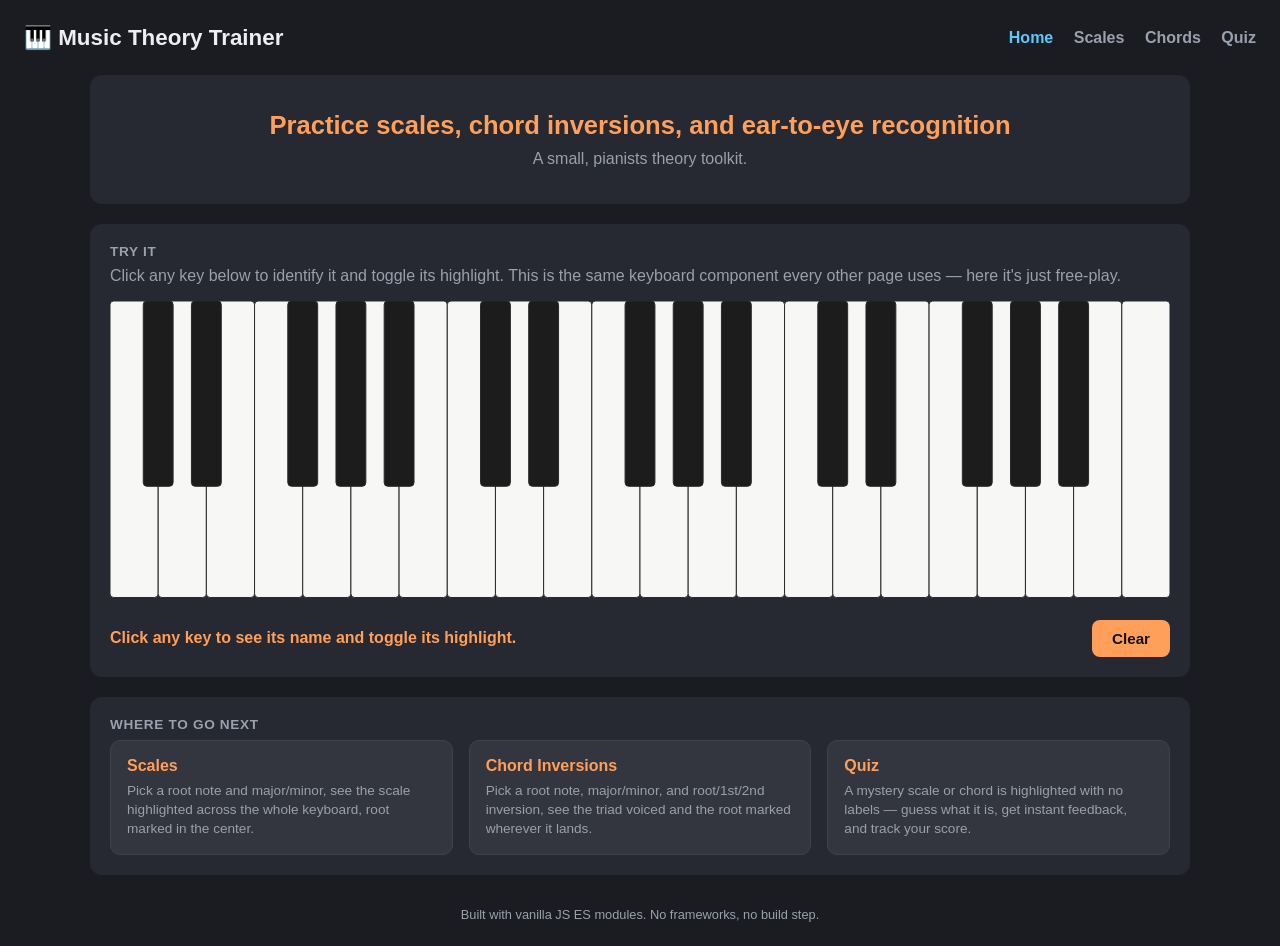
<file: index.html>
<!DOCTYPE html>
<html lang="en">
<head>
  <meta charset="UTF-8" />
  <meta name="viewport" content="width=device-width, initial-scale=1.0" />
  <title>Music Theory Trainer</title>
  <link rel="stylesheet" href="styles.css" />
</head>
<body>
  <header class="site-header">
    <h1>🎹 Music Theory Trainer</h1>
    <nav class="site-nav">
      <a href="index.html" class="active">Home</a>
      <a href="scales.html">Scales</a>
      <a href="chords.html">Chords</a>
      <a href="quiz.html">Quiz</a>
    </nav>
  </header>

  <main>
    <div class="panel hero-panel">
      <h2 class="hero-title">Practice scales, chord inversions, and ear-to-eye recognition</h2>
      <p class="hero-subtitle">
        A small, pianists theory toolkit.
      </p>
    </div>

    <div class="panel">
      <h3 class="section-label">Try It</h3>
      <p class="quiz-instructions">Click any key below to identify it and toggle its highlight. This is the same keyboard component every other page uses — here it's just free-play.</p>
      <div class="keyboard-scroll">
        <div id="keyboard-container"></div>
      </div>
      <div class="controls-row" style="align-items: center; margin-top: 14px; margin-bottom: 0;">
        <div id="note-info" class="note-info"></div>
        <button type="button" id="clear-btn" class="secondary-btn">Clear</button>
      </div>
    </div>

    <div class="panel">
      <h3 class="section-label">Where To Go Next</h3>
      <div class="page-links">
        <a class="page-link-card" href="scales.html">
          <h3>Scales</h3>
          <p>Pick a root note and major/minor, see the scale highlighted across the whole keyboard, root marked in the center.</p>
        </a>
        <a class="page-link-card" href="chords.html">
          <h3>Chord Inversions</h3>
          <p>Pick a root note, major/minor, and root/1st/2nd inversion, see the triad voiced and the root marked wherever it lands.</p>
        </a>
        <a class="page-link-card" href="quiz.html">
          <h3>Quiz</h3>
          <p>A mystery scale or chord is highlighted with no labels — guess what it is, get instant feedback, and track your score.</p>
        </a>
      </div>
    </div>
  </main>

  <footer>Built with vanilla JS ES modules. No frameworks, no build step.</footer>

  <script type="module" src="home-page.js"></script>
</body>
</html>
</file>
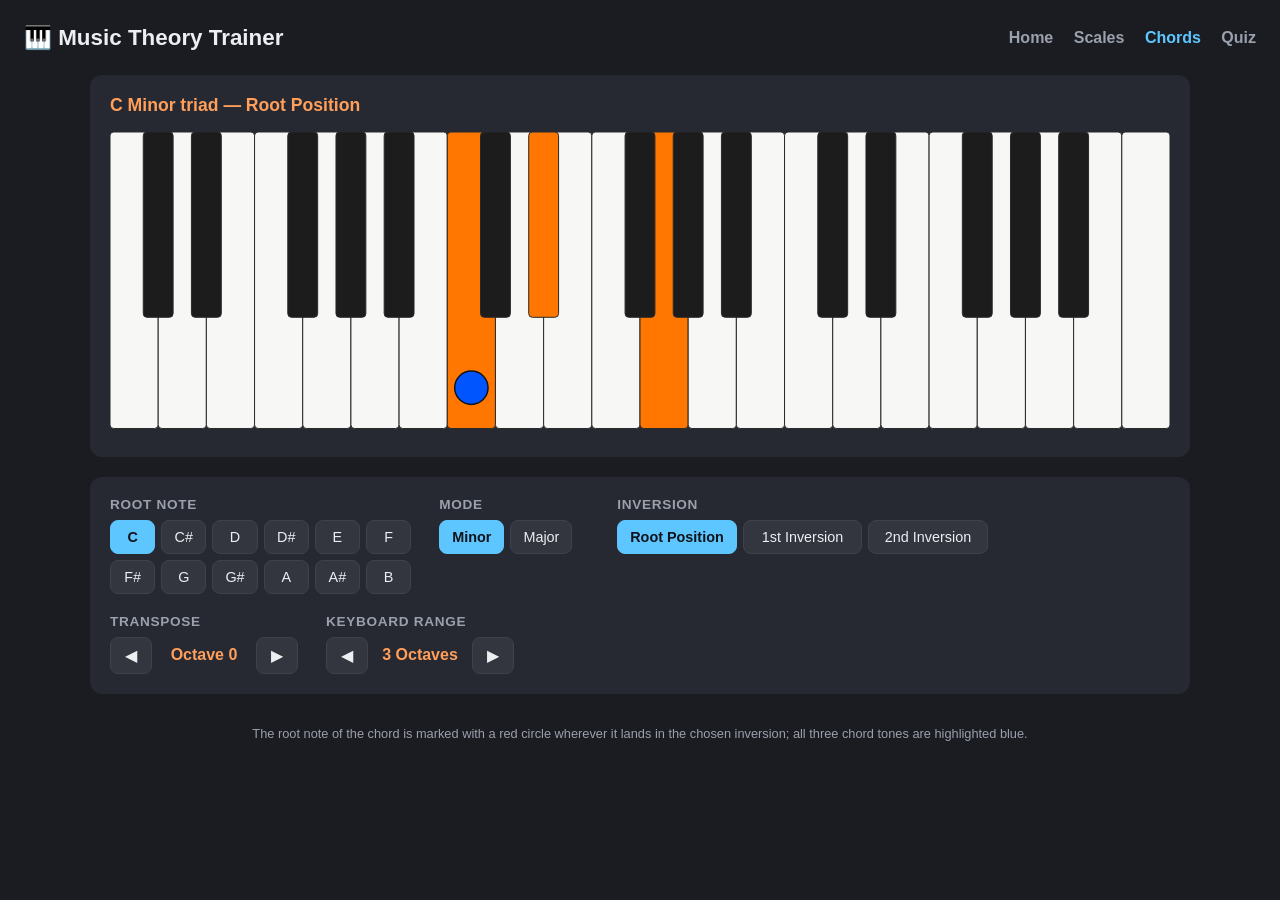
<file: chords.html>
<!DOCTYPE html>
<html lang="en">
<head>
  <meta charset="UTF-8" />
  <meta name="viewport" content="width=device-width, initial-scale=1.0" />
  <title>Chord Inversions — Music Theory Trainer</title>
  <link rel="stylesheet" href="styles.css" />
</head>
<body>
  <header class="site-header">
    <h1>🎹 Music Theory Trainer</h1>
    <nav class="site-nav">
      <a href="index.html">Home</a>
      <a href="scales.html">Scales</a>
      <a href="chords.html" class="active">Chords</a>
      <a href="quiz.html">Quiz</a>
    </nav>
  </header>

  <main>
    <div class="panel">
      <div id="current-selection"></div>
      <div class="keyboard-scroll">
        <div id="keyboard-container"></div>
      </div>
    </div>

    <div class="panel">
      <div class="controls-row">
        <div class="controls-group">
          <h3>Root Note</h3>
          <div id="key-selector-container"></div>
        </div>
        <div class="controls-group">
          <h3>Mode</h3>
          <div id="mode-selector-container"></div>
        </div>
        <div class="controls-group">
          <h3>Inversion</h3>
          <div id="inversion-selector-container"></div>
        </div>
      </div>

      <div class="controls-row">
        <div class="controls-group">
          <h3>Transpose</h3>
          <div id="octave-transpose-container"></div>
        </div>
        <div class="controls-group">
          <h3>Keyboard Range</h3>
          <div id="range-control-container"></div>
        </div>
      </div>
    </div>
  </main>

  <footer>The root note of the chord is marked with a red circle wherever it lands in the chosen inversion; all three chord tones are highlighted blue.</footer>

  <script type="module" src="chords-page.js"></script>
</body>
</html>
</file>
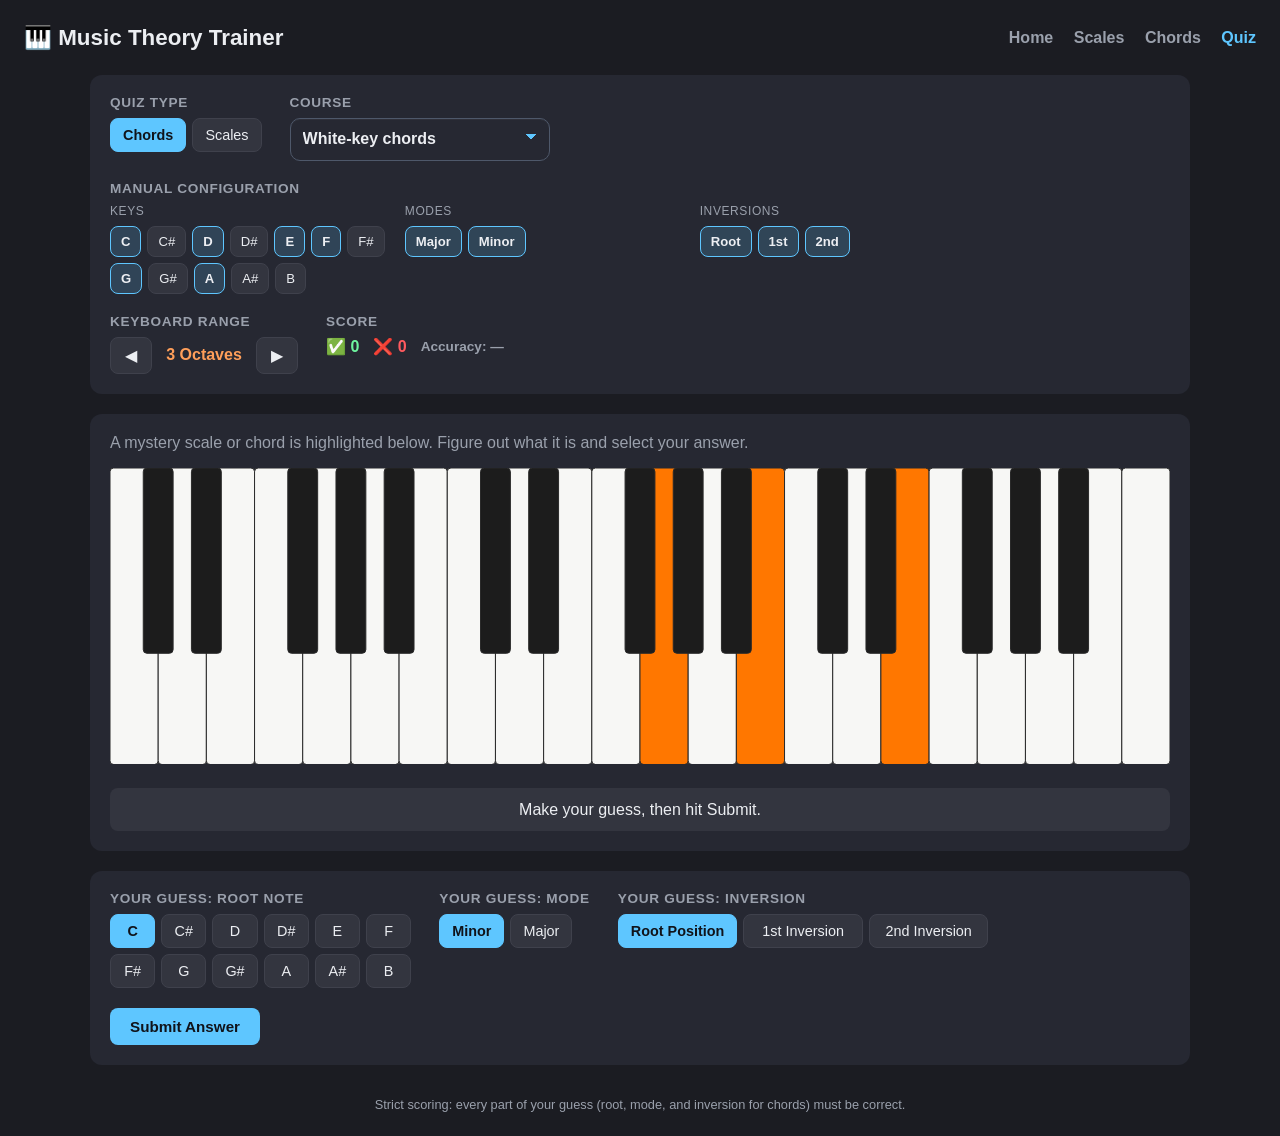
<file: quiz.html>
<!DOCTYPE html>
<html lang="en">
<head>
  <meta charset="UTF-8" />
  <meta name="viewport" content="width=device-width, initial-scale=1.0" />
  <title>Quiz — Music Theory Trainer</title>
  <link rel="stylesheet" href="styles.css" />
</head>
<body>
  <header class="site-header">
    <h1>🎹 Music Theory Trainer</h1>
    <nav class="site-nav">
      <a href="index.html">Home</a>
      <a href="scales.html">Scales</a>
      <a href="chords.html">Chords</a>
      <a href="quiz.html" class="active">Quiz</a>
    </nav>
  </header>

  <main>
    <div class="panel">
      <div class="controls-row">
        <div class="controls-group">
          <h3>Quiz Type</h3>
          <div id="quiz-type-container"></div>
        </div>
        <div class="controls-group controls-group-wide">
          <h3>Course</h3>
          <div id="difficulty-container"></div>
        </div>
      </div>

      <div class="controls-row controls-row-secondary">
        <div class="controls-group controls-group-wide">
          <h3>Manual Configuration</h3>
          <div class="manual-config">
            <div class="manual-config-group">
              <div class="manual-config-label">Keys</div>
              <div id="manual-key-container"></div>
            </div>
            <div class="manual-config-group">
              <div class="manual-config-label">Modes</div>
              <div id="manual-mode-container"></div>
            </div>
            <div class="manual-config-group">
              <div class="manual-config-label">Inversions</div>
              <div id="manual-inversion-container"></div>
            </div>
          </div>
        </div>
      </div>

      <div class="controls-row controls-row-secondary">
        <div class="controls-group">
          <h3>Keyboard Range</h3>
          <div id="range-control-container"></div>
        </div>
        <div class="controls-group">
          <h3>Score</h3>
          <div id="score-tracker-container"></div>
        </div>
      </div>
    </div>

    <div class="panel">
      <p class="quiz-instructions">A mystery scale or chord is highlighted below. Figure out what it is and select your answer.</p>
      <div class="keyboard-scroll">
        <div id="keyboard-container"></div>
      </div>
      <div id="feedback-message" class="feedback-message"></div>
    </div>

    <div class="panel">
      <div class="controls-row">
        <div class="controls-group">
          <h3>Your Guess: Root Note</h3>
          <div id="guess-key-container"></div>
        </div>
        <div class="controls-group">
          <h3>Your Guess: Mode</h3>
          <div id="guess-mode-container"></div>
        </div>
        <div class="controls-group" id="guess-inversion-group">
          <h3>Your Guess: Inversion</h3>
          <div id="guess-inversion-container"></div>
        </div>
      </div>

      <div class="quiz-actions">
        <button type="button" id="action-btn" class="primary-btn">Submit Answer</button>
      </div>
    </div>
  </main>

  <footer>Strict scoring: every part of your guess (root, mode, and inversion for chords) must be correct.</footer>

  <script type="module" src="quiz-page.js"></script>
</body>
</html>
</file>
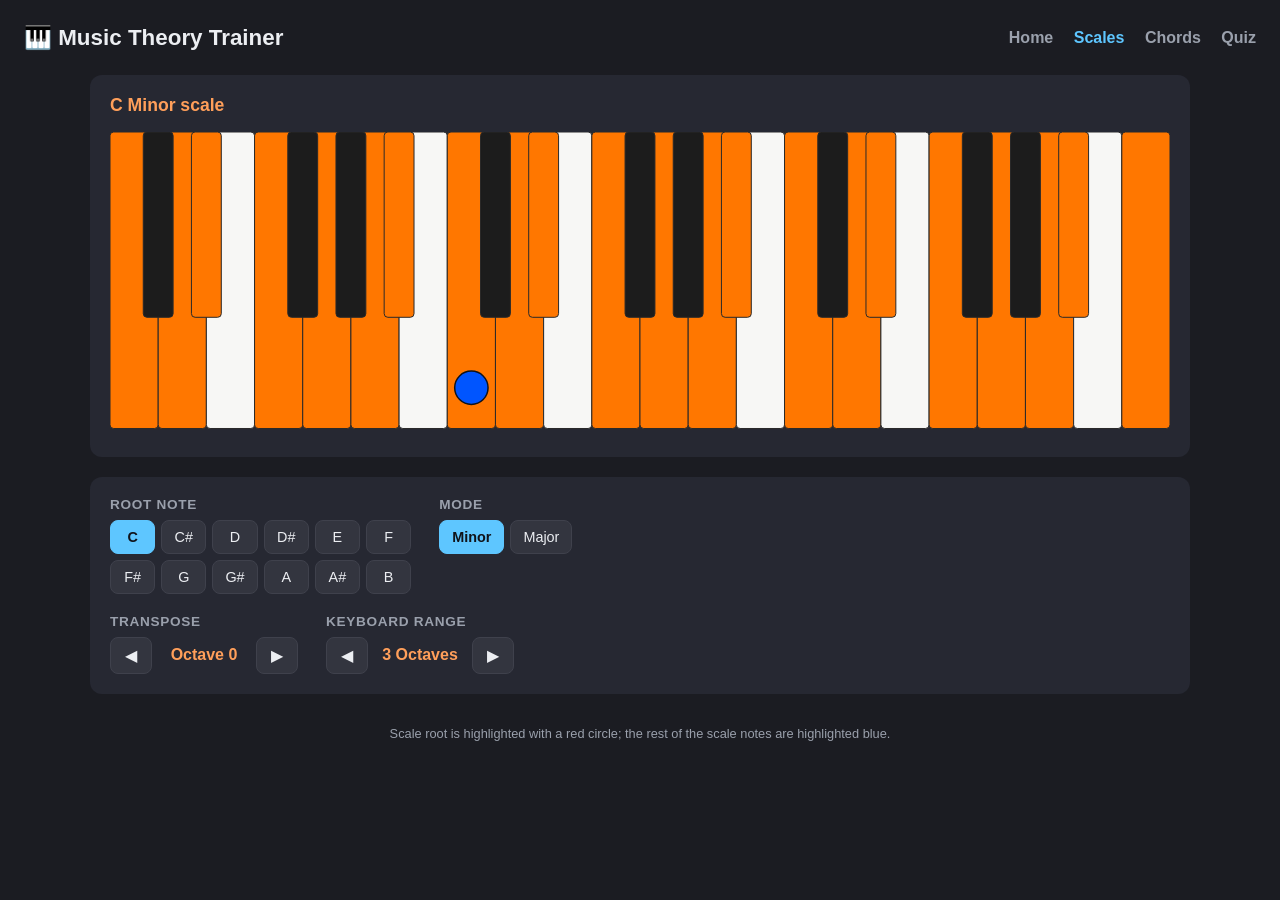
<file: scales.html>
<!DOCTYPE html>
<html lang="en">
<head>
  <meta charset="UTF-8" />
  <meta name="viewport" content="width=device-width, initial-scale=1.0" />
  <title>Scales — Music Theory Trainer</title>
  <link rel="stylesheet" href="styles.css" />
</head>
<body>
  <header class="site-header">
    <h1>🎹 Music Theory Trainer</h1>
    <nav class="site-nav">
      <a href="index.html">Home</a>
      <a href="scales.html" class="active">Scales</a>
      <a href="chords.html">Chords</a>
      <a href="quiz.html">Quiz</a>
    </nav>
  </header>

  <main>
    <div class="panel">
      <div id="current-selection"></div>
      <div class="keyboard-scroll">
        <div id="keyboard-container"></div>
      </div>
    </div>

    <div class="panel">
      <div class="controls-row">
        <div class="controls-group">
          <h3>Root Note</h3>
          <div id="key-selector-container"></div>
        </div>
        <div class="controls-group">
          <h3>Mode</h3>
          <div id="mode-selector-container"></div>
        </div>
      </div>

      <div class="controls-row">
        <div class="controls-group">
          <h3>Transpose</h3>
          <div id="octave-transpose-container"></div>
        </div>
        <div class="controls-group">
          <h3>Keyboard Range</h3>
          <div id="range-control-container"></div>
        </div>
      </div>
    </div>
  </main>

  <footer>Scale root is highlighted with a red circle; the rest of the scale notes are highlighted blue.</footer>

  <script type="module" src="scales-page.js"></script>
</body>
</html>
</file>
<file: styles.css>
:root {
  --bg: #1b1c22;
  --panel: #262832;
  --text: #eceef2;
  --muted: #9aa0ac;
  --accent: #5ec6ff;
  --accent-2: #ff9f5a;
  --good: #6ef59f;
  --bad: #ff5a5f;
  --white-key: #f7f7f5;
  --white-key-stroke: #2a2a2a;
  --black-key: #1c1c1c;
  --highlight: #ff7700;
  --highlight-secondary: #ff7700;
  --marker-root: #0055ff;
  --marker-default: #ffd166;
}

* { box-sizing: border-box; }

body {
  margin: 0;
  font-family: 'Segoe UI', Roboto, Helvetica, Arial, sans-serif;
  background: var(--bg);
  color: var(--text);
  padding: 24px;
}

header.site-header {
  display: flex;
  justify-content: space-between;
  align-items: center;
  margin-bottom: 24px;
  flex-wrap: wrap;
  gap: 12px;
}

header.site-header h1 {
  font-size: 1.4rem;
  margin: 0;
}

nav.site-nav a {
  color: var(--muted);
  text-decoration: none;
  margin-left: 16px;
  font-weight: 600;
}

nav.site-nav a.active,
nav.site-nav a:hover {
  color: var(--accent);
}

main {
  max-width: 1100px;
  margin: 0 auto;
}

.panel {
  background: var(--panel);
  border-radius: 12px;
  padding: 20px;
  margin-bottom: 20px;
}

.controls-row {
  display: flex;
  flex-wrap: wrap;
  align-items: flex-start;
  gap: 20px 28px;
  margin-bottom: 20px;
}

/* Last control row in a panel doesn't need trailing space before the
   panel's own bottom padding kicks in. */
.controls-row:last-child {
  margin-bottom: 0;
}

.controls-group {
  flex: 0 1 auto;
  min-width: 150px;
}

.controls-group-wide {
  flex: 0 1 auto;
  min-width: 260px;
}

.controls-group h3 {
  margin: 0 0 8px 0;
  font-size: 0.85rem;
  text-transform: uppercase;
  letter-spacing: 0.05em;
  color: var(--muted);
}

/* Mode / quiz-type / difficulty rows: few items, so a wrapping flex
   row is fine - they rarely need more than one line. */
.mode-selector,
.quiz-type-toggle {
  display: flex;
  flex-wrap: wrap;
  gap: 6px;
}

.difficulty-selector {
  width: min(100%, 320px);
}

.course-select {
  width: 100%;
  appearance: none;
  background: linear-gradient(180deg, #2d313c 0%, #232833 100%);
  color: var(--text);
  border: 1px solid #4e586a;
  border-radius: 10px;
  padding: 10px 42px 10px 12px;
  font: inherit;
  font-weight: 600;
  line-height: 1.3;
  box-shadow: inset 0 1px 0 rgba(255,255,255,0.04);
  background-image:
    linear-gradient(45deg, transparent 50%, var(--accent) 50%),
    linear-gradient(135deg, var(--accent) 50%, transparent 50%),
    linear-gradient(to right, transparent, transparent);
  background-position:
    calc(100% - 18px) calc(50% - 2px),
    calc(100% - 12px) calc(50% - 2px),
    100% 0;
  background-size: 6px 6px, 6px 6px, 2.5em 2.5em;
  background-repeat: no-repeat;
  cursor: pointer;
  transition: border-color 0.15s ease, box-shadow 0.15s ease;
}

.course-select:hover,
.course-select:focus {
  border-color: var(--accent);
  box-shadow: 0 0 0 3px rgba(94, 198, 255, 0.15);
  outline: none;
}

.course-select option {
  background: #2d313c;
  color: var(--text);
  padding: 8px 10px;
}

.manual-config {
  display: flex;
  flex-wrap: wrap;
  gap: 16px;
}

.manual-config-group {
  min-width: 180px;
  flex: 1 1 180px;
}

.manual-config-label {
  font-size: 0.75rem;
  text-transform: uppercase;
  letter-spacing: 0.05em;
  color: var(--muted);
  margin-bottom: 8px;
}

#manual-key-container,
#manual-mode-container,
#manual-inversion-container {
  display: flex;
  flex-wrap: wrap;
  gap: 6px;
}

.manual-toggle-btn {
  background: #33353f;
  color: var(--text);
  border: 1px solid #3f414c;
  border-radius: 8px;
  padding: 7px 10px;
  cursor: pointer;
  font-size: 0.82rem;
  transition: background 0.15s, border-color 0.15s, color 0.15s;
}

.manual-toggle-btn:hover {
  border-color: var(--accent);
}

.manual-toggle-btn.active {
  background: rgba(94, 198, 255, 0.18);
  border-color: var(--accent);
  color: var(--text);
  font-weight: 700;
}

/* Key selector: always 12 buttons. A fixed 6-column grid guarantees
   two clean rows of equal-width buttons, instead of flex-wrap
   breaking lines wherever the accumulated widths happen to overflow. */
.key-selector {
  display: grid;
  grid-template-columns: repeat(6, minmax(0, 1fr));
  gap: 6px;
}

/* Inversion selector: always 3 buttons with uneven label lengths
   ("Root Position" vs "1st Inversion"). A fixed 3-column grid forces
   them to the same width and keeps them on one row. */
.inversion-selector {
  display: grid;
  grid-template-columns: repeat(3, minmax(0, 1fr));
  gap: 6px;
}

.key-btn,
.mode-btn,
.inversion-btn,
.quiz-type-btn,
.difficulty-btn {
  background: #33353f;
  color: var(--text);
  border: 1px solid #3f414c;
  border-radius: 8px;
  padding: 8px 12px;
  cursor: pointer;
  font-size: 0.9rem;
  text-align: center;
  transition: background 0.15s, border-color 0.15s;
}

.key-btn:hover,
.mode-btn:hover,
.inversion-btn:hover,
.quiz-type-btn:hover,
.difficulty-btn:hover {
  border-color: var(--accent);
}

.key-btn.active,
.mode-btn.active,
.inversion-btn.active,
.quiz-type-btn.active,
.difficulty-btn.active {
  background: var(--accent);
  color: #10131a;
  border-color: var(--accent);
  font-weight: 700;
}

/* --- Stepper controls (octave transpose, keyboard range) --- */
/* Both octave-transpose.js and range-control.js render this same
   "◀ label ▶" shape via stepper.js, so they share one set of rules. */

.octave-transpose,
.range-control {
  display: flex;
  align-items: center;
  gap: 10px;
}

.octave-btn,
.range-btn {
  background: #33353f;
  color: var(--text);
  border: 1px solid #3f414c;
  border-radius: 8px;
  padding: 8px 14px;
  cursor: pointer;
  font-size: 1rem;
  transition: background 0.15s, border-color 0.15s;
}

.octave-btn:hover:not(:disabled),
.range-btn:hover:not(:disabled) {
  border-color: var(--accent-2);
}

.octave-btn:disabled,
.range-btn:disabled {
  opacity: 0.35;
  cursor: not-allowed;
}

.octave-label,
.range-label {
  min-width: 84px;
  text-align: center;
  font-weight: 700;
  color: var(--accent-2);
}

#current-selection {
  font-size: 1.1rem;
  font-weight: 700;
  color: var(--accent-2);
  margin-bottom: 16px;
}

.keyboard-scroll {
  overflow-x: auto;
  padding-bottom: 8px;
}

/* --- Keyboard rendering --- */

/* The SVG's viewBox defines its internal proportions; here we make it
   scale responsively to fill its container's width instead of staying
   at a fixed pixel size. Since it's a vector graphic, this stays sharp
   at any size and avoids the keyboard overflowing into a scrollbar on
   normal desktop widths. .keyboard-scroll's overflow-x: auto remains
   as a fallback only for very narrow (e.g. mobile) viewports.
   Note: deliberately no shape-rendering: crispEdges here - that
   disables anti-aliasing and looks jagged once the SVG is scaled to a
   non-1:1 size, which is the normal case for a responsive element.
   Default anti-aliased rendering scales smoothly at any size. */
.piano-keyboard {
  display: block;
  width: 100%;
  height: auto;
  max-width: 100%;
  cursor: pointer;
}

.key {
  stroke: var(--white-key-stroke);
  stroke-width: 1;
  vector-effect: non-scaling-stroke;
}

.key-white {
  fill: var(--white-key);
}

.key-black {
  fill: var(--black-key);
}

/* Style 1: whole-key-body highlight */
.key-white.key-highlighted {
  fill: var(--highlight);
}

.key-black.key-highlighted {
  fill: var(--highlight-secondary);
}

.key-white.key-highlighted-secondary {
  fill: var(--highlight-secondary);
}

/* Style 2: circle marker on top of a key */
.key-marker {
  stroke: #10131a;
  stroke-width: 1.5;
  vector-effect: non-scaling-stroke;
}

.marker-default {
  fill: var(--marker-default);
}

.marker-root {
  fill: var(--marker-root);
}

/* --- Home page --- */

.hero-panel {
  text-align: center;
  padding: 36px 20px;
}

.hero-title {
  margin: 0 0 10px 0;
  font-size: 1.6rem;
  color: var(--accent-2);
}

.hero-subtitle {
  margin: 0 auto;
  max-width: 640px;
  color: var(--muted);
}

.section-label {
  margin: 0 0 8px 0;
  font-size: 0.85rem;
  text-transform: uppercase;
  letter-spacing: 0.05em;
  color: var(--muted);
}

.note-info {
  flex: 1 1 auto;
  font-weight: 700;
  color: var(--accent-2);
}

.page-links {
  display: grid;
  grid-template-columns: repeat(auto-fit, minmax(220px, 1fr));
  gap: 16px;
}

.page-link-card {
  display: block;
  background: #33353f;
  border: 1px solid #3f414c;
  border-radius: 10px;
  padding: 16px;
  text-decoration: none;
  color: var(--text);
  transition: border-color 0.15s, transform 0.15s;
}

.page-link-card:hover {
  border-color: var(--accent);
  transform: translateY(-2px);
}

.page-link-card h3 {
  margin: 0 0 6px 0;
  color: var(--accent-2);
  font-size: 1rem;
}

.page-link-card p {
  margin: 0;
  color: var(--muted);
  font-size: 0.85rem;
  line-height: 1.4;
}

/* --- Quiz page --- */

.quiz-instructions {
  color: var(--muted);
  margin-top: 0;
}

.score-tracker {
  display: flex;
  gap: 14px;
  align-items: center;
  font-weight: 700;
  flex-wrap: wrap;
}

.score-correct { color: var(--good); }
.score-wrong { color: var(--bad); }
.score-accuracy { color: var(--muted); font-weight: 600; font-size: 0.85rem; }

.feedback-message {
  margin-top: 16px;
  padding: 10px 14px;
  border-radius: 8px;
  background: #33353f;
  color: var(--text);
  min-height: 2.7em;
  max-height: 2.7em;
  display: flex;
  align-items: center;
  justify-content: center;
  text-align: center;
  line-height: 1.2;
  overflow: hidden;
  white-space: nowrap;
}

.feedback-message.feedback-correct {
  background: rgba(0, 193, 71, 0.96);
  color: #ffffff;
  font-weight: 700;
  border: 1px solid rgba(120, 255, 171, 0.9);
}

.feedback-message.feedback-wrong {
  background: rgba(224, 0, 0, 0.749);
  color: #ffd4d4;
  font-weight: 700;
  border: 1px solid rgba(255, 114, 114, 0.8);
}

.quiz-actions {
  display: flex;
  gap: 12px;
  margin-top: 20px;
}

.primary-btn,
.secondary-btn {
  border: none;
  border-radius: 8px;
  padding: 10px 20px;
  font-size: 0.95rem;
  font-weight: 700;
  cursor: pointer;
  transition: background 0.15s, opacity 0.15s;
}

.primary-btn {
  background: var(--accent);
  color: #10131a;
}

/* Same button, swapped to this style once it becomes "Next Question"
   after an answer has been submitted - a visual cue that its role
   changed without needing a second, separately-positioned button. */
.primary-btn.is-next {
  background: var(--accent-2);
}

.secondary-btn {
  background: var(--accent-2);
  color: #10131a;
}

.primary-btn:disabled {
  opacity: 0.4;
  cursor: not-allowed;
}

.hidden {
  display: none !important;
}

footer {
  text-align: center;
  color: var(--muted);
  font-size: 0.8rem;
  margin-top: 32px;
}
</file>
